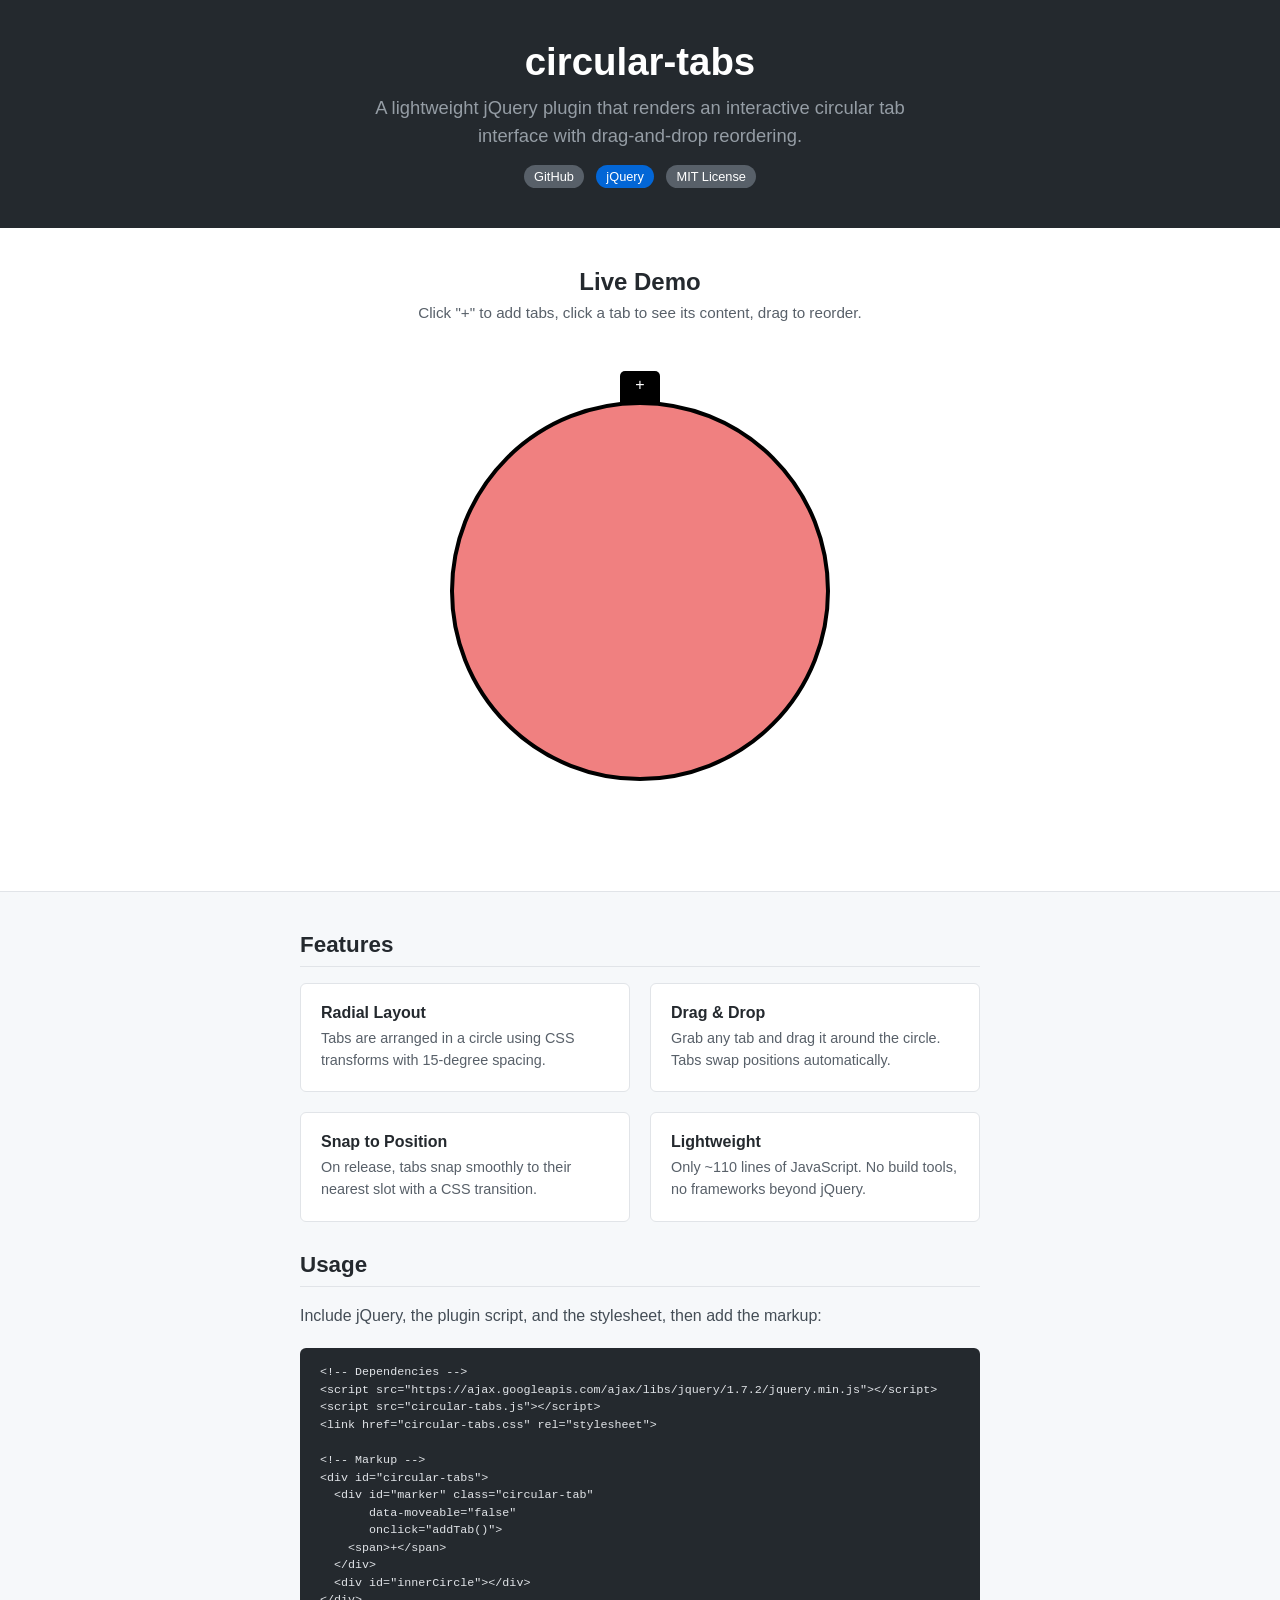
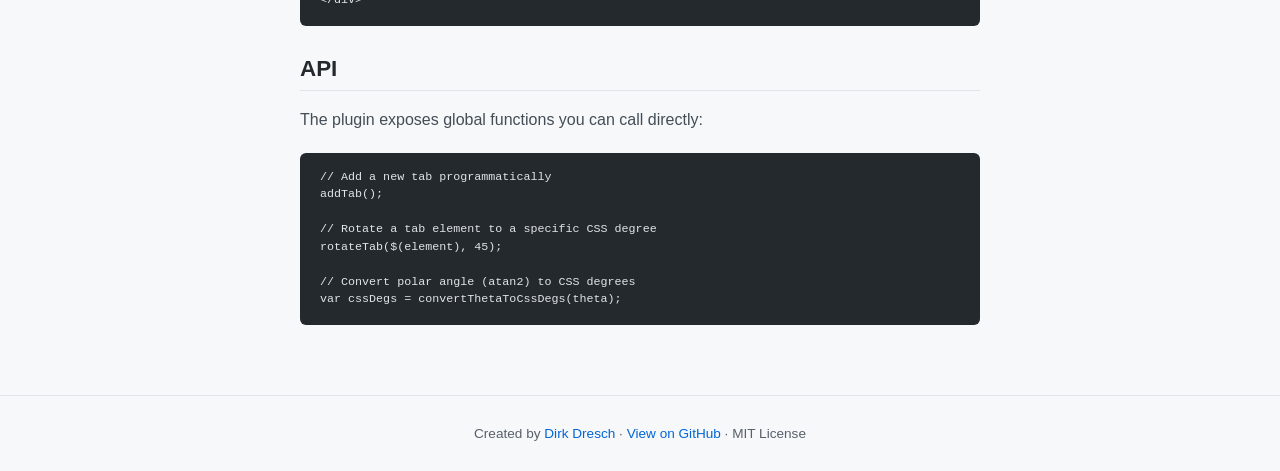
<file: index.html>
<!DOCTYPE html>
<html lang="en">
  <head>
    <meta charset="utf-8">
    <meta name="viewport" content="width=device-width, initial-scale=1">
    <title>Circular Tabs - Interactive jQuery Plugin</title>
    <script type="text/javascript" src="https://ajax.googleapis.com/ajax/libs/jquery/1.7.2/jquery.min.js"></script>
    <script type="text/javascript" src="circular-tabs.js"></script>
    <link href="circular-tabs.css" rel="stylesheet">
    <style>
      * { margin: 0; padding: 0; box-sizing: border-box; }

      body {
        font-family: -apple-system, BlinkMacSystemFont, "Segoe UI", Helvetica, Arial, sans-serif;
        color: #24292e;
        background: #f6f8fa;
      }

      header {
        background: #24292e;
        color: #fff;
        padding: 40px 20px;
        text-align: center;
      }

      header h1 {
        font-size: 2.4em;
        font-weight: 600;
        margin-bottom: 10px;
      }

      header p {
        font-size: 1.15em;
        color: #959da5;
        max-width: 560px;
        margin: 0 auto;
        line-height: 1.5;
      }

      header .badges {
        margin-top: 16px;
      }

      header .badge {
        display: inline-block;
        background: #0366d6;
        color: #fff;
        font-size: 0.8em;
        padding: 4px 10px;
        border-radius: 12px;
        margin: 0 4px;
        text-decoration: none;
      }

      header .badge:hover {
        background: #0250a3;
      }

      header .badge.secondary {
        background: #586069;
      }

      .demo-section {
        background: #fff;
        padding: 40px 20px 60px;
        text-align: center;
        border-bottom: 1px solid #e1e4e8;
      }

      .demo-section h2 {
        font-size: 1.5em;
        margin-bottom: 8px;
      }

      .demo-section .hint {
        color: #586069;
        margin-bottom: 30px;
        font-size: 0.95em;
      }

      .info-section {
        max-width: 720px;
        margin: 0 auto;
        padding: 40px 20px;
      }

      .info-section h2 {
        font-size: 1.4em;
        margin-bottom: 16px;
        padding-bottom: 8px;
        border-bottom: 1px solid #e1e4e8;
      }

      .info-section h2 + p {
        margin-bottom: 20px;
        line-height: 1.6;
        color: #444d56;
      }

      pre {
        background: #24292e;
        color: #e1e4e8;
        padding: 16px 20px;
        border-radius: 6px;
        overflow-x: auto;
        font-size: 0.9em;
        line-height: 1.5;
        margin-bottom: 30px;
      }

      .features {
        display: grid;
        grid-template-columns: 1fr 1fr;
        gap: 20px;
        margin-bottom: 30px;
      }

      .feature {
        background: #fff;
        border: 1px solid #e1e4e8;
        border-radius: 6px;
        padding: 20px;
      }

      .feature h3 {
        font-size: 1em;
        margin-bottom: 6px;
      }

      .feature p {
        color: #586069;
        font-size: 0.9em;
        line-height: 1.5;
      }

      footer {
        text-align: center;
        padding: 30px 20px;
        color: #586069;
        font-size: 0.85em;
        border-top: 1px solid #e1e4e8;
      }

      footer a {
        color: #0366d6;
        text-decoration: none;
      }

      footer a:hover {
        text-decoration: underline;
      }

      @media (max-width: 600px) {
        .features { grid-template-columns: 1fr; }
        header h1 { font-size: 1.8em; }
      }
    </style>
  </head>
  <body>
    <header>
      <h1>circular-tabs</h1>
      <p>A lightweight jQuery plugin that renders an interactive circular tab interface with drag-and-drop reordering.</p>
      <div class="badges">
        <a class="badge secondary" href="https://github.com/ddresch/circular-tabs">GitHub</a>
        <span class="badge">jQuery</span>
        <span class="badge secondary">MIT License</span>
      </div>
    </header>

    <section class="demo-section">
      <h2>Live Demo</h2>
      <p class="hint">Click "+" to add tabs, click a tab to see its content, drag to reorder.</p>
      <div id="container">
        <div id="circular-tabs">
          <div id="marker" class="circular-tab" data-moveable="false" onclick="addTab()"><span>+</span></div>
          <div id="innerCircle"><div id="tabContent"></div></div>
        </div>
      </div>
    </section>

    <section class="info-section">
      <h2>Features</h2>
      <div class="features">
        <div class="feature">
          <h3>Radial Layout</h3>
          <p>Tabs are arranged in a circle using CSS transforms with 15-degree spacing.</p>
        </div>
        <div class="feature">
          <h3>Drag &amp; Drop</h3>
          <p>Grab any tab and drag it around the circle. Tabs swap positions automatically.</p>
        </div>
        <div class="feature">
          <h3>Snap to Position</h3>
          <p>On release, tabs snap smoothly to their nearest slot with a CSS transition.</p>
        </div>
        <div class="feature">
          <h3>Lightweight</h3>
          <p>Only ~110 lines of JavaScript. No build tools, no frameworks beyond jQuery.</p>
        </div>
      </div>

      <h2>Usage</h2>
      <p>Include jQuery, the plugin script, and the stylesheet, then add the markup:</p>
<pre>&lt;!-- Dependencies --&gt;
&lt;script src="https://ajax.googleapis.com/ajax/libs/jquery/1.7.2/jquery.min.js"&gt;&lt;/script&gt;
&lt;script src="circular-tabs.js"&gt;&lt;/script&gt;
&lt;link href="circular-tabs.css" rel="stylesheet"&gt;

&lt;!-- Markup --&gt;
&lt;div id="circular-tabs"&gt;
  &lt;div id="marker" class="circular-tab"
       data-moveable="false"
       onclick="addTab()"&gt;
    &lt;span&gt;+&lt;/span&gt;
  &lt;/div&gt;
  &lt;div id="innerCircle"&gt;&lt;/div&gt;
&lt;/div&gt;</pre>

      <h2>API</h2>
      <p>The plugin exposes global functions you can call directly:</p>
<pre>// Add a new tab programmatically
addTab();

// Rotate a tab element to a specific CSS degree
rotateTab($(element), 45);

// Convert polar angle (atan2) to CSS degrees
var cssDegs = convertThetaToCssDegs(theta);</pre>
    </section>

    <footer>
      Created by <a href="https://github.com/ddresch">Dirk Dresch</a> &middot;
      <a href="https://github.com/ddresch/circular-tabs">View on GitHub</a> &middot;
      MIT License
    </footer>
  </body>
</html>
</file>
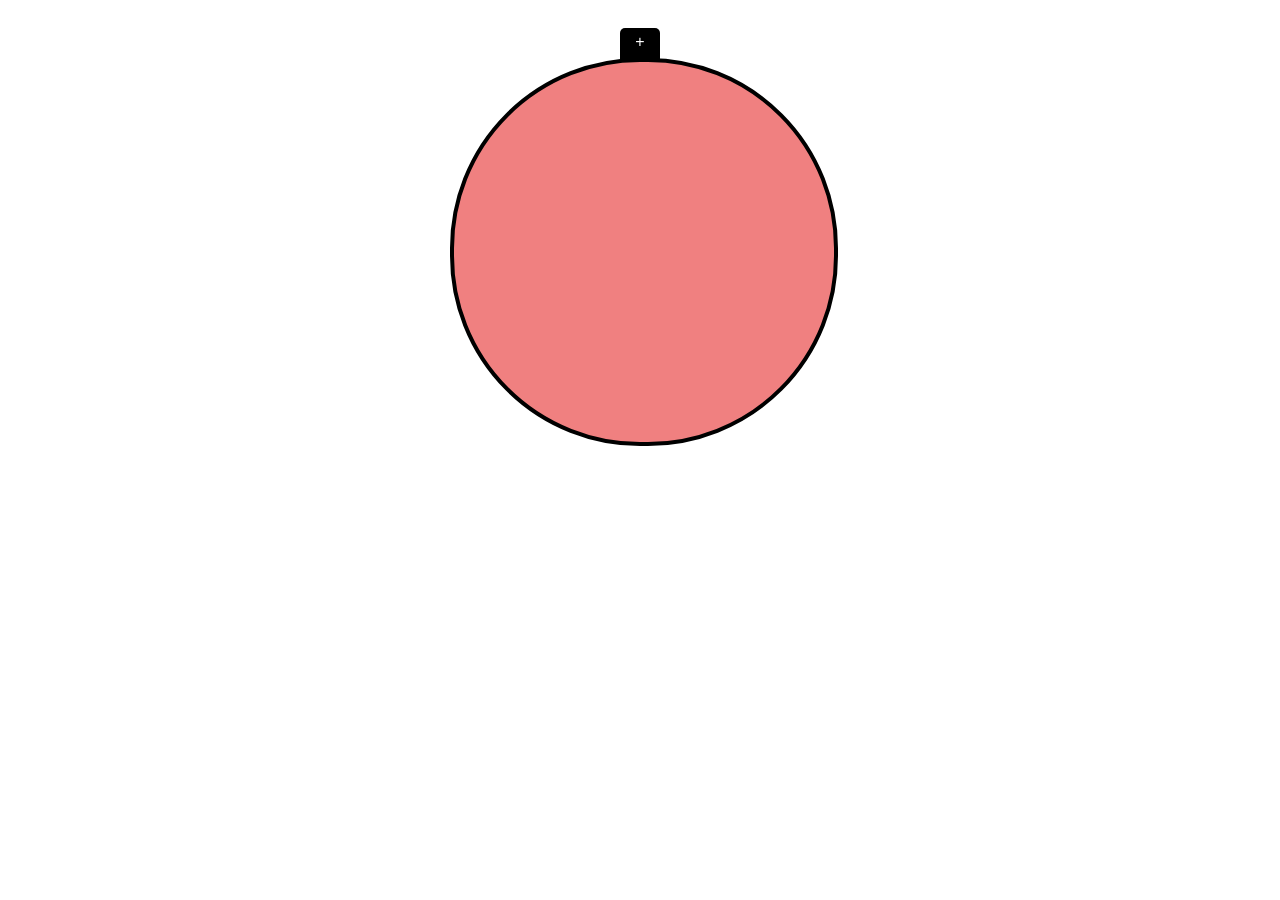
<file: circular-tabs.html>
<!DOCTYPE html>
<html>
  <head>
    <script type="text/javascript" src="https://ajax.googleapis.com/ajax/libs/jquery/1.7.2/jquery.min.js"></script>  
    <script type="text/javascript" src="circular-tabs.js"></script>
    <link href='circular-tabs.css' rel='stylesheet'>
  </head>
  <body>
    <div id="container">
      <div id ="circular-tabs">
        <div id="marker" class="circular-tab" data-moveable="false" onclick="addTab()"><span>+</span></div>
        <div id="innerCircle"><div id="tabContent"></div></div>
      </div>                
    </div>
  </body>
</html>
</file>
<file: circular-tabs.css>
div#circular-tabs{margin: 0 auto; width:480px; height:480px; position:relative;}
div#innerCircle{border: 4px solid black; z-index: 50; width: 380px; height: 380px; position: absolute; left: 50px; top: 50px; background-color: lightcoral; border-radius:190px; -moz-border-radius: 190px; -webkit-border-radius: 190px; overflow: hidden;}
div.circular-tab{
  width: 40px; height:220px; background: black; position:absolute;
  top: 20px; left:220px; cursor: pointer;
  color: white; padding: 0px; border-radius: 5px;

  transform:rotate(0deg);
  -moz-transform:rotate(0deg);
  -ms-transform:rotate(0deg);
  -webkit-transform:rotate(0deg);

  transform-origin: 50% 100%;
  -moz-transform-origin:50% 100%;
  -ms-transform-origin:50% 100%;
  -webkit-transform-origin:50% 100%;

  /* no text selection */
  -webkit-touch-callout: none;
  -webkit-user-select: none;
  -khtml-user-select: none;
  -moz-user-select: none;
  -ms-user-select: none;
  user-select: none;
  z-index:10;
}

div.circular-tab:hover {
  background-color: grey;
}

div.circular-tab.selected {
  background-color: orange;
}

div.circular-tab.active {
  background-color: #e65100;
}

div.animate {
  -webkit-transition: all 0.25s ease-in;
  -moz-transition: all 0.25s ease-in;
  -o-transition: all 0.25s ease-in;
  transition: all 0.25s ease-in;
}

div.circular-tab span {
  padding: 5px 0;
  display: block;
  text-align: center;
  font-family: Helvetica;
  font-size: 16px;
}

#tabContent {
  position: absolute;
  top: 50%;
  left: 50%;
  -webkit-transform: translate(-50%, -50%);
  -moz-transform: translate(-50%, -50%);
  -ms-transform: translate(-50%, -50%);
  transform: translate(-50%, -50%);
  width: 260px;
  text-align: center;
  opacity: 0;
  -webkit-transition: opacity 0.2s ease-in;
  -moz-transition: opacity 0.2s ease-in;
  -o-transition: opacity 0.2s ease-in;
  transition: opacity 0.2s ease-in;
}

#tabContent.visible {
  opacity: 1;
}

.tab-content-icon {
  font-size: 36px;
  margin-bottom: 8px;
}

.tab-content-title {
  font-family: Helvetica, Arial, sans-serif;
  font-size: 20px;
  font-weight: bold;
  color: #fff;
  margin-bottom: 8px;
}

.tab-content-text {
  font-family: Helvetica, Arial, sans-serif;
  font-size: 13px;
  line-height: 1.5;
  color: #fff;
}
</file>
